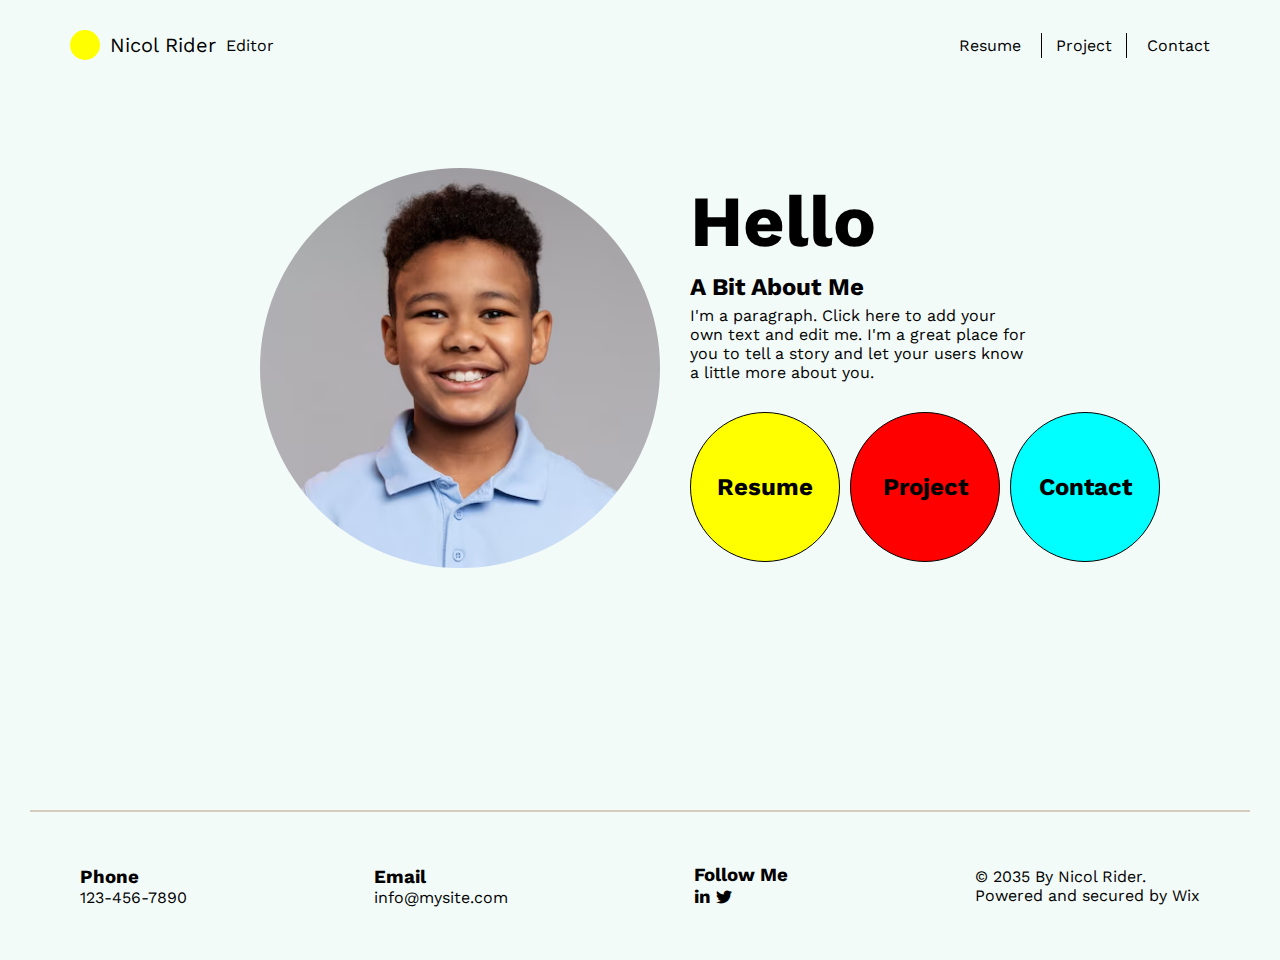
<file: index.html>
<!DOCTYPE html>
<html lang="en">
<head>
    <meta charset="UTF-8">
    <meta http-equiv="X-UA-Compatible" content="IE=edge">
    <meta name="viewport" content="width=device-width, initial-scale=1.0">
    <title>Document</title>
    <link rel="stylesheet" href="./css/stlye.css">
    <link rel="stylesheet" href="https://cdnjs.cloudflare.com/ajax/libs/font-awesome/6.3.0/css/all.min.css">
</head>
<body>
    <div class="continer">
        <header>
            <div class="part1">
              <div class="quti"></div>
              <a href="./index.html">Nicol Rider</a>
              <p>Editor</p>  
            </div>
            <div class="part2">
                <a class="resume" href="./index2.html">Resume</a>
                <a class="project" href="./index3.html">Project</a>
                <a class="contact" href="./index4.html">Contact</a>

            </div>
        </header>
        <main>
           <div class="qism">
            <div class="images">
                <img class="boy" src="./rasm/boy.avif" alt="">
               </div>
               <div class="text">
                   <h1 class="hello">Hello</h1>
                   <div class="matn">
                       <h2>A Bit About Me</h2>
                       <p>I'm a paragraph. Click here to add your own text and edit me. I'm a great place for you to tell a story and let your users know a little more about you.</p>
                   </div>
                   <div class="qutular">
                     <div class="quti1"><h1>Resume</h1></div>
                     <div class="quti2"><h1>Project</h1></div>
                     <div class="quti3"><h1>Contact</h1></div>
                   </div>
   
               </div>
           </div>
        </main>
        <footer>
            <div class="phone">
                <h3>Phone</h3>
                <p>123-456-7890</p>
                
            </div>
            <div class="email">
                <h3>Email</h3>
                <p>info@mysite.com</p>
             </div>
             <div class="follow">
                <h3>Follow Me</h3>
                <h3 class="in">in</h3>
                <i class="fa-brands fa-twitter"></i>
             </div>
             <div class="nicol">
                <p>
                    © 2035 By Nicol Rider. <br>
                    Powered and secured by Wix</p>
             </div>
        </footer>

    </div>
    
</body>
</html>
</file>
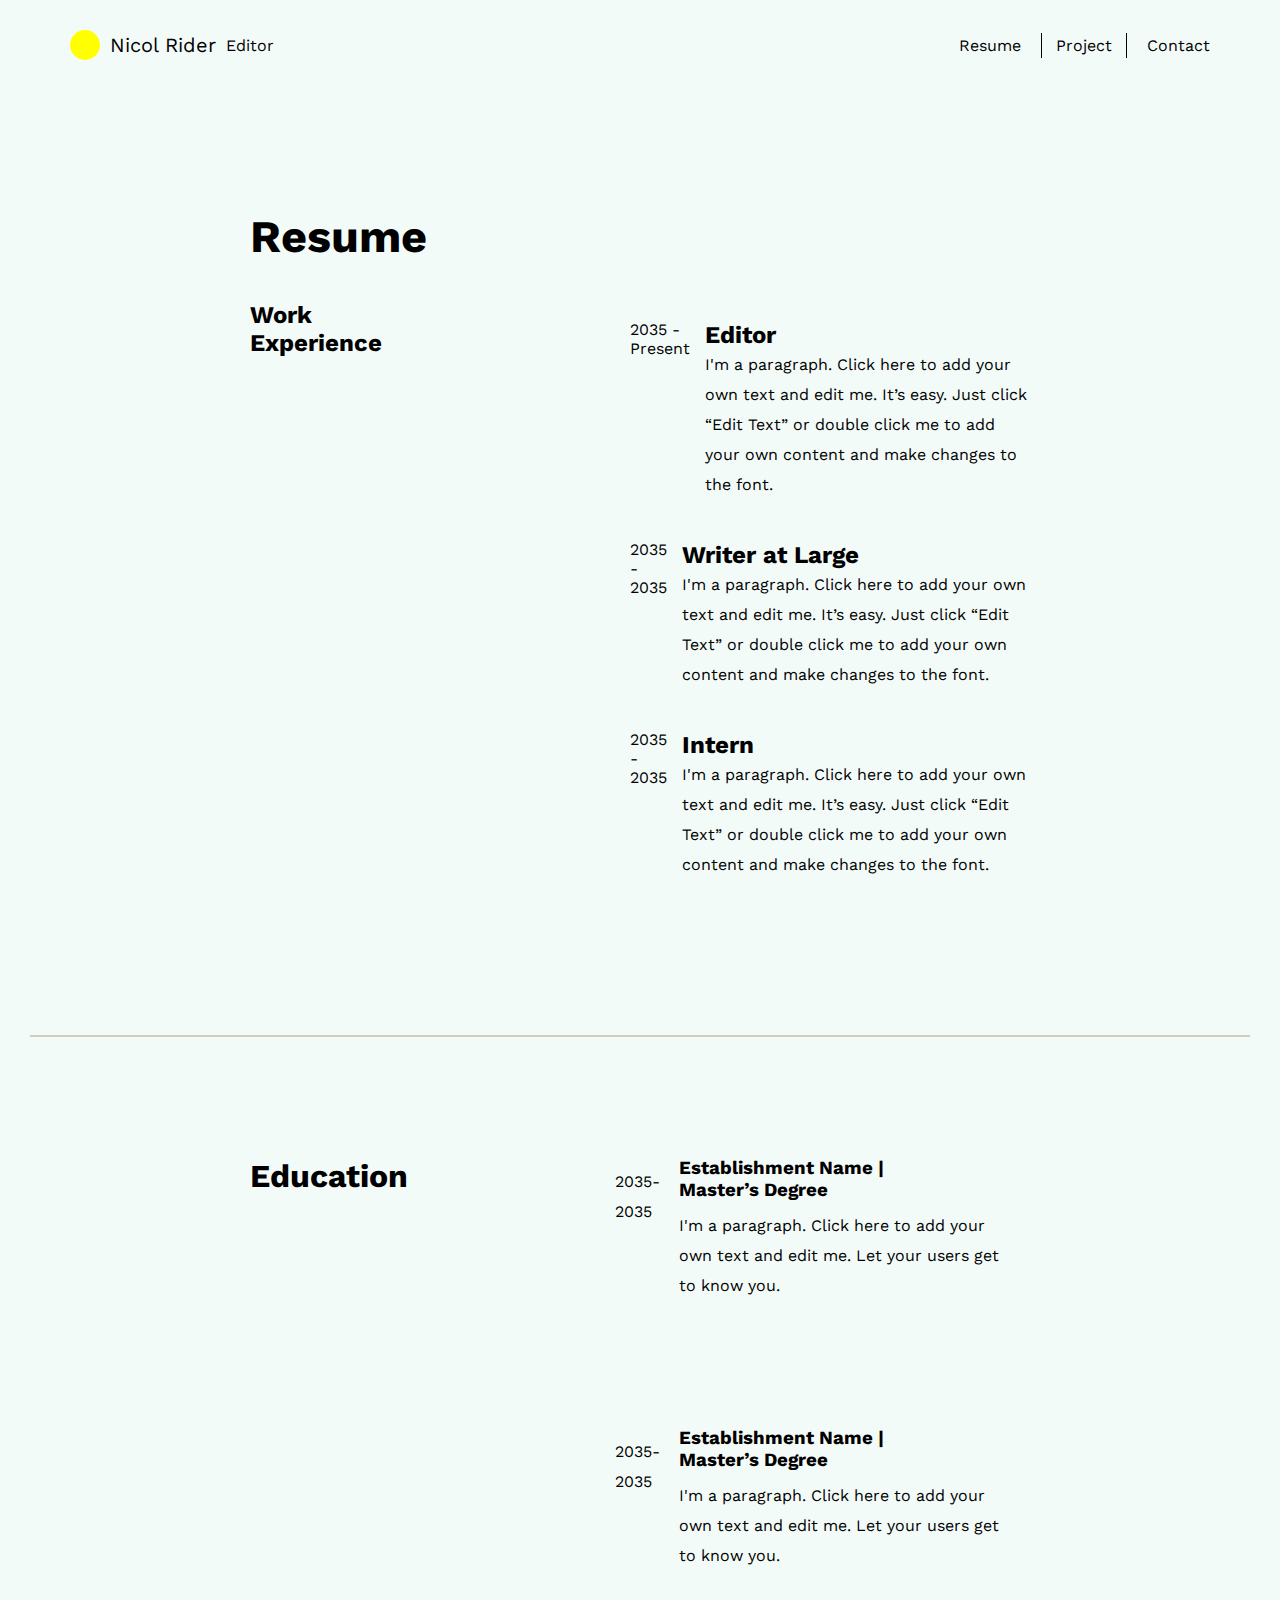
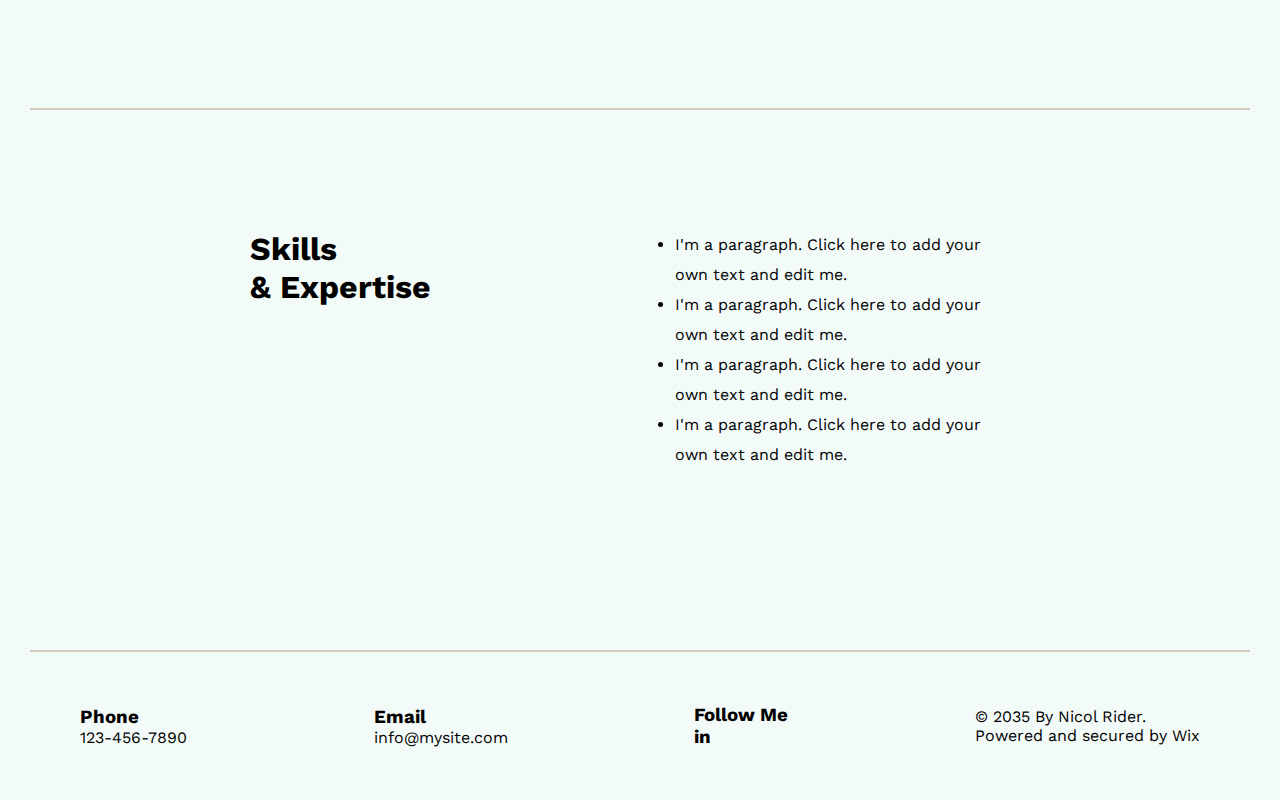
<file: index2.html>
<!DOCTYPE html>
<html lang="en">

<head>
    <meta charset="UTF-8">
    <meta http-equiv="X-UA-Compatible" content="IE=edge">
    <meta name="viewport" content="width=device-width, initial-scale=1.0">
    <title>Document</title>
    <link rel="stylesheet" href="./css/stlye.css">
</head>

<body>
    <div class="continer2">
        <header>
            <div class="part1">
                <div class="quti"></div>
                <a href="./index.html">Nicol Rider</a>
                <p>Editor</p>
            </div>
            <div class="part2">
                <a class="resume" href="./index2.html">Resume</a>
                <a class="project" href="./index3.html">Project</a>
                <a class="contact" href="./index4.html">Contact</a>

            </div>
        </header>
        <main class="main2">
            <div class="text">
                 <div class="blok">
                   <div class="resume">
                     <h1>Resume</h1><br><br>
                     <h2>Work <br> Experience</h2>
                   </div>
                 </div>
               <div class="blok2">
                 <div class="box">
                    <p class="present">2035 - Present</p>
                    <div class="matn">
                        <h2>Editor</h2>
                        <p>I'm a paragraph. Click here to add your own text and edit me. It’s easy. Just click “Edit Text” or double click me to add your own content and make changes to the font.</p>
                    </div>
                 </div>
                 <div class="box2">
                    <p class="present">2035 - 2035</p>
                    <div class="matn2">
                        <h2>Writer at Large</h2>
                        <p>I'm a paragraph. Click here to add your own text and edit me. It’s easy. Just click “Edit Text” or double click me to add your own content and make changes to the font.</p>
                    </div>
                 </div>
                  <div class="box3">
                    <p class="present">2035 - 2035</p>
                     <div class="matn3">
                        <h2>Intern</h2>
                        <p>I'm a paragraph. Click here to add your own text and edit me. It’s easy. Just click “Edit Text” or double click me to add your own content and make changes to the font.</p>
                     </div>
                  </div>
               </div>
            </div>
            <div class="text2">
                <div class="education">
                    <h1>Education</h1>
                </div>
                <div class="box">
                   <div class="quti1">
                     <p class="yil">2035-2035</p>
                     <div class="one">
                        <h3>Establishment Name | <br> Master’s Degree</h3>
                        <p>I'm a paragraph. Click here to add your own text and edit me. Let your users get to know you.</p>
                     </div>
                   </div>
                   <div class="quti2">
                     <p class="yil2">2035-2035</p>
                     <div class="one2">
                        <h3>Establishment Name | <br> Master’s Degree</h3>
                        <p>I'm a paragraph. Click here to add your own text and edit me. Let your users get to know you.</p>
                     </div>
                   </div>
                </div>
                
            </div>
            <div class="text3">
                <div class="skills">
                    <h1>Skills <br> & Expertise</h1>
                </div>
                <div class="paragrph">
                    <li>I'm a paragraph. Click here to add your own text and edit me.</li>
                    <li>I'm a paragraph. Click here to add your own text and edit me.</li>
                    <li>I'm a paragraph. Click here to add your own text and edit me.</li>
                    <li>I'm a paragraph. Click here to add your own text and edit me.</li>
                </div>
            </div>
        </main>
        <footer>
            <div class="phone">
                <h3>Phone</h3>
                <p>123-456-7890</p>
                
            </div>
            <div class="email">
                <h3>Email</h3>
                <p>info@mysite.com</p>
             </div>
             <div class="follow">
                <h3>Follow Me</h3>
                <h3 class="in">in</h3>
                <i class="fa-brands fa-twitter"></i>
             </div>
             <div class="nicol">
                <p>
                    © 2035 By Nicol Rider. <br>
                    Powered and secured by Wix</p>
             </div>
        </footer>
    </div>

</body>

</html>
</file>
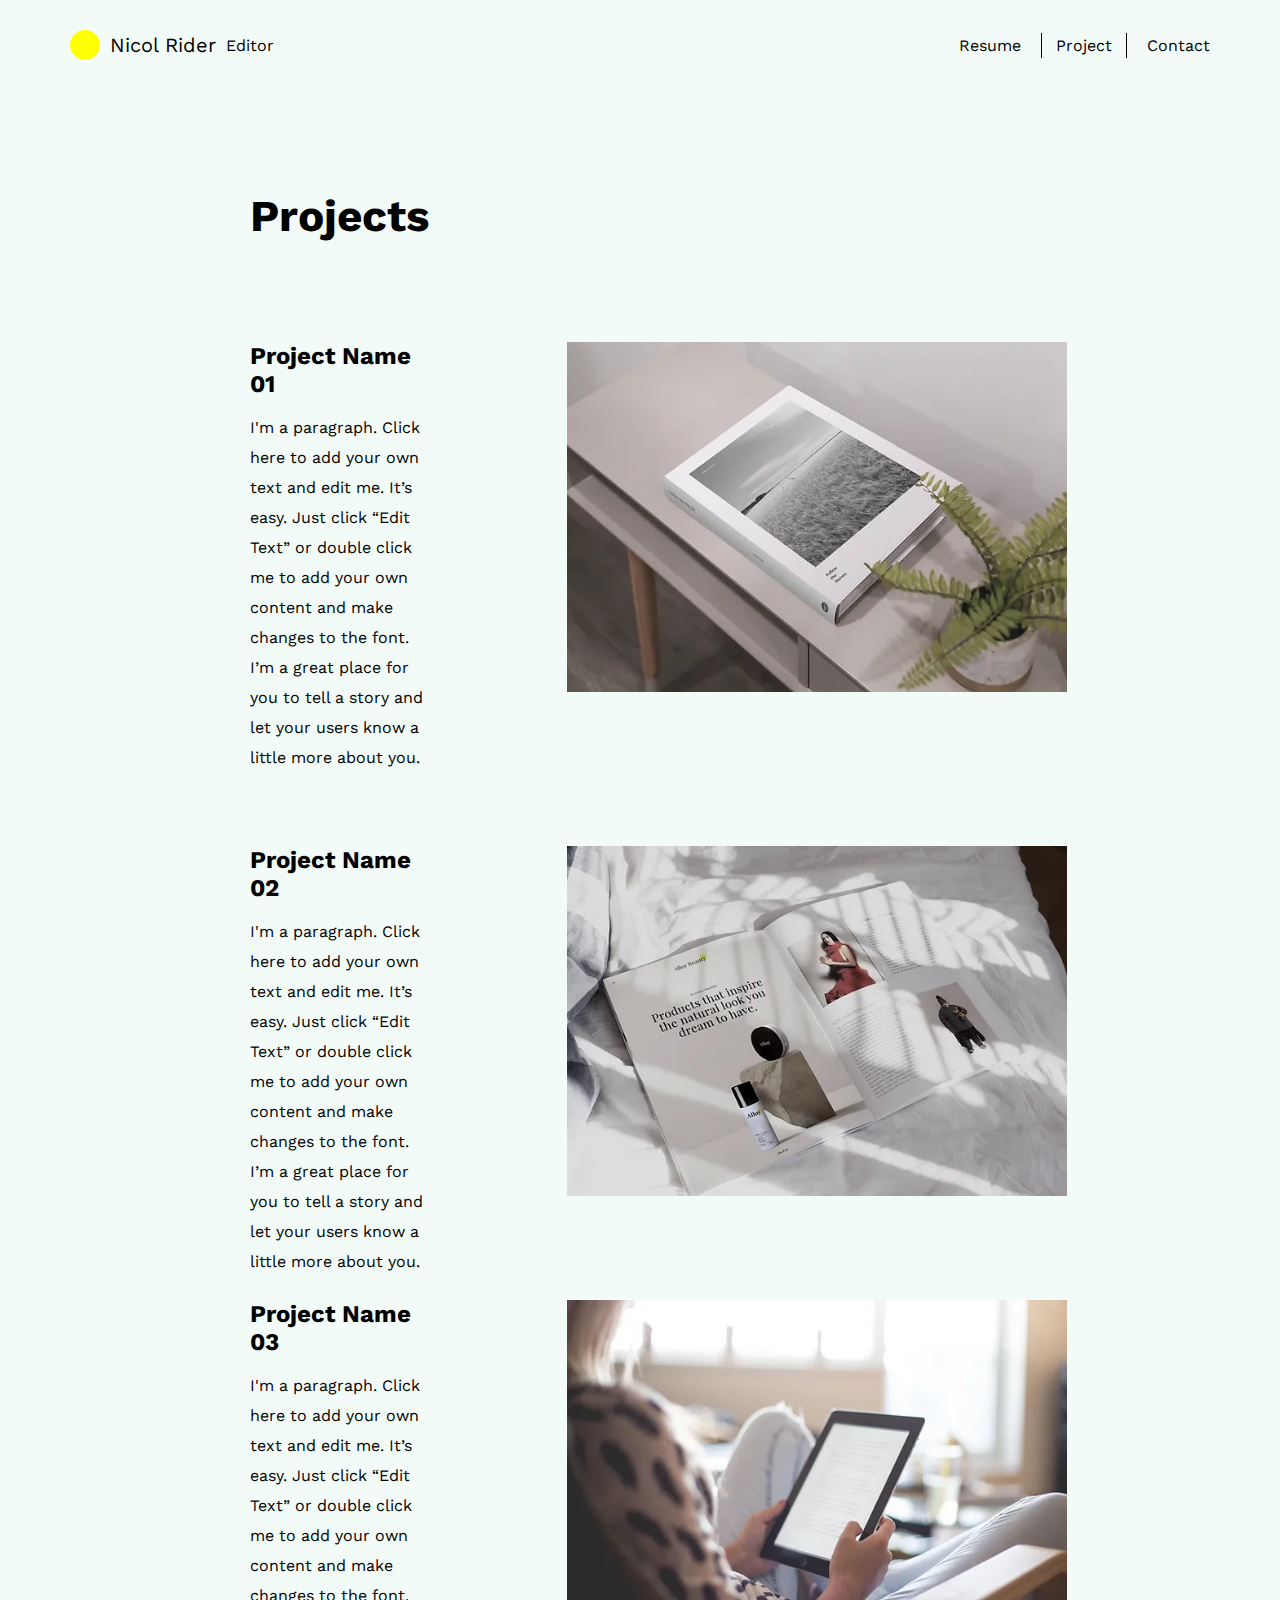
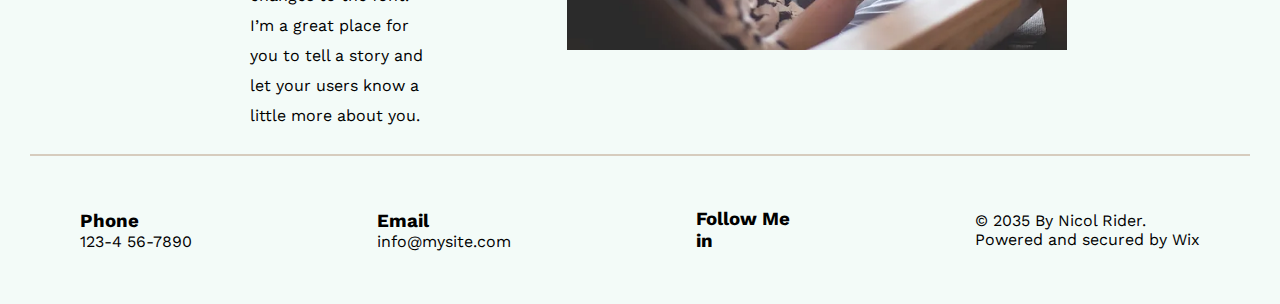
<file: index3.html>
<!DOCTYPE html>
<html lang="en">
<head>
    <meta charset="UTF-8">
    <meta http-equiv="X-UA-Compatible" content="IE=edge">
    <meta name="viewport" content="width=device-width, initial-scale=1.0">
    <title>Document</title>
    <link rel="stylesheet" href="./css/stlye.css">
</head>
<body>
    <div class="continer3">
          <header>
              <div class="part1">
                <div class="quti"></div>
                <a href="./index.html">Nicol Rider</a>
                <p>Editor</p>  
              </div>
                <div class="part2">
                   <a class="resume" href="./index2.html">Resume</a>
                   <a class="project" href="./index3.html">Project</a>
                   <a class="contact" href="./index4.html">Contact</a>
                </div>
          </header>  
          <main class="main3">
            <h1>Projects</h1>
            <div class="box">
                <div class="text">
                  <h2>Project Name 01</h2>
                <p>I'm a paragraph. Click here to add your own text and edit me. It’s easy. Just click “Edit Text” or double click me to add your own content and make changes to the font. I’m a great place for you to tell a story and let your users know a little more about you.</p>
              </div>
              <div class="images">
                <img src="./rasm/brendan-church-9F3sEV1-Iog-unsplash.webp" alt="">
              </div>
            </div>
            <div class="box2">
                <div class="text2">
                  <h2>Project Name 02</h2>
                <p>I'm a paragraph. Click here to add your own text and edit me. It’s easy. Just click “Edit Text” or double click me to add your own content and make changes to the font. I’m a great place for you to tell a story and let your users know a little more about you.</p>
              </div>
              <div class="images2">
                <img src="./rasm/Fashion Magazine.webp" alt="">
              </div>
            </div>
            <div class="box">
                <div class="text">
                  <h2>Project Name 03</h2>
                <p>I'm a paragraph. Click here to add your own text and edit me. It’s easy. Just click “Edit Text” or double click me to add your own content and make changes to the font. I’m a great place for you to tell a story and let your users know a little more about you.</p>
              </div>
              <div class="images">
                <img src="./rasm/8121cd0609b8412497001bae77b1af31.webp" alt="">
              </div>
            </div>
          </main>
         <footer>
            <div class="phone">
                <h3>Phone</h3>
                <p>123-4 56-7890</p>
                
            </div>
            <div class="email">
                <h3>Email</h3>
                <p>info@mysite.com</p>
             </div>
             <div class="follow">
                <h3>Follow Me</h3>
                <h3 class="in">in</h3>
                <i class="fa-brands fa-twitter"></i>
             </div>
             <div class="nicol">
                <p>
                    © 2035 By Nicol Rider. <br>
                    Powered and secured by Wix</p>
             </div>
        </footer>

        
    </div>
    
</body>
</html>
</file>
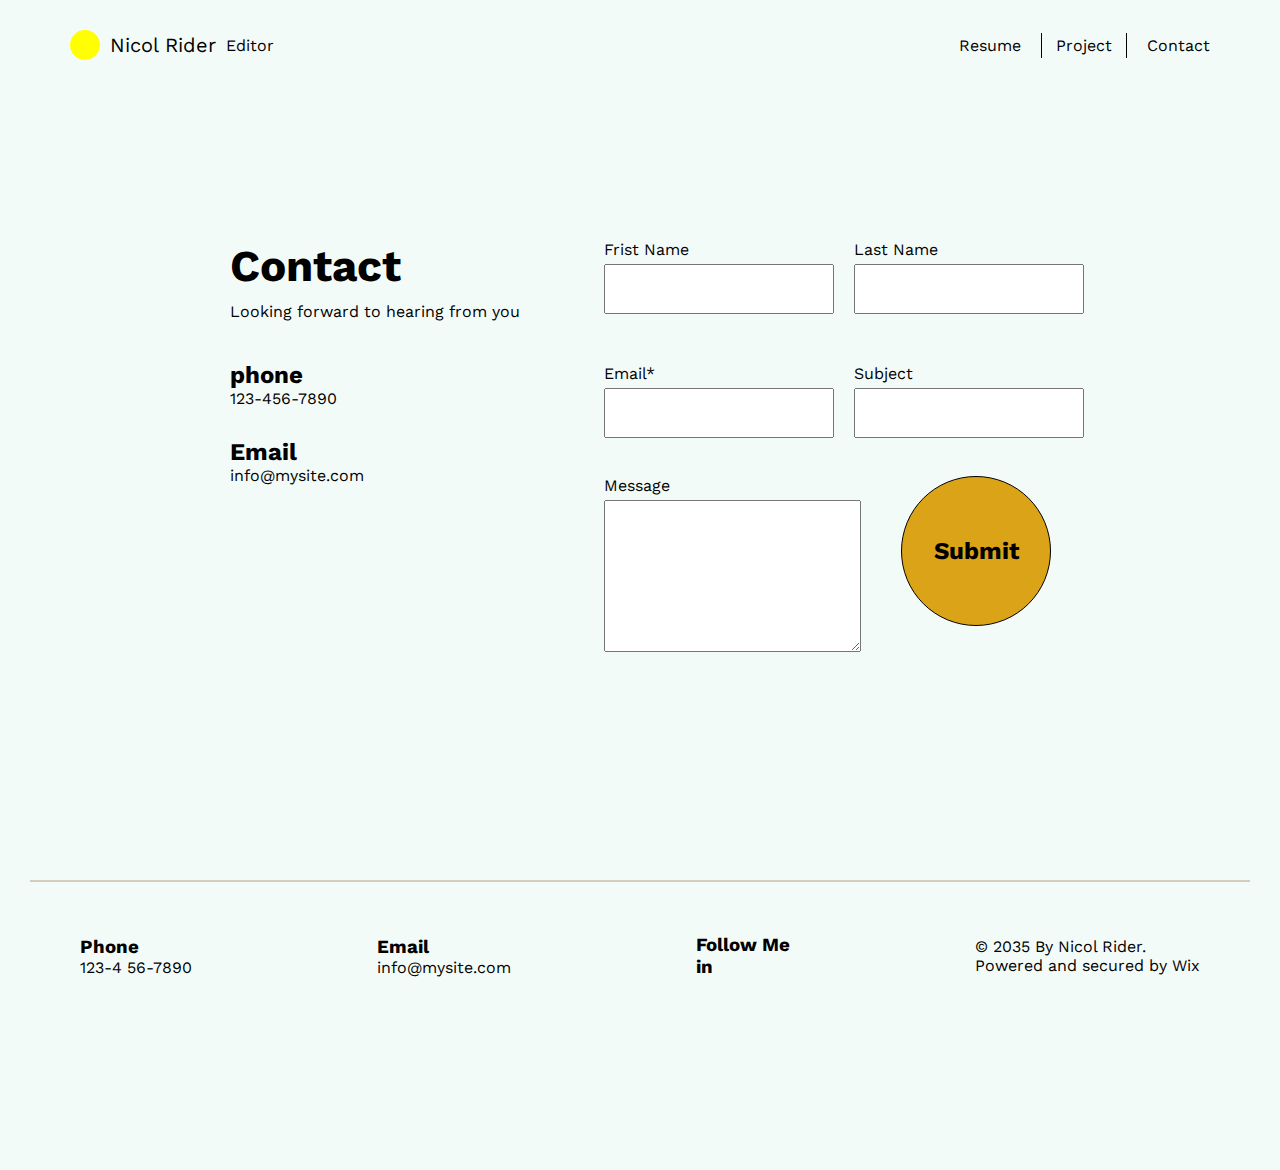
<file: index4.html>
<!DOCTYPE html>
<html lang="en">
<head>
    <meta charset="UTF-8">
    <meta http-equiv="X-UA-Compatible" content="IE=edge">
    <meta name="viewport" content="width=device-width, initial-scale=1.0">
    <title>Document</title>
    <link rel="stylesheet" href="./css/stlye.css">
</head>
<body>
   <div class="continer4">
    <header>
              <div class="part1">
                <div class="quti"></div>
                <a href="./index.html">Nicol Rider</a>
                <p>Editor</p>  
              </div>
                <div class="part2">
                   <a class="resume" href="./index2.html">Resume</a>
                   <a class="project" href="./index3.html">Project</a>
                   <a class="contact" href="./index4.html">Contact</a>
                </div>
          </header>
          <div class="main4">
               <div class="left">
                  <div class="contact">
                      <h1>Contact</h1>
                      <p>Looking forward to hearing from you</p>
                   </div>
                   <div class="phone">
                      <h2>phone</h2>
                      <p>123-456-7890</p>
                   </div>
                   <div class="email">
                      <h2>Email</h2>
                      <p>info@mysite.com</p>
                  </div>
               </div>
               <div class="right">
                <form action="#">
                    <div class="top">
                        <div class="frisname">
                          <label class="frist" for="frist">Frist Name</label>
                          <input type="text" id="frist">
                        </div>
                        <div class="lastname">
                           <label class="last" for="last">Last Name</label>
                           <input type="text" id="last">
                        </div>
                    </div>

                    <div class="bottom">
                    <div class="email">
                        <label for="email">Email*</label>
                    <input type="email" id="email">
                    </div>
                    <div class="subject">
                        <label for="subject">Subject</label>
                    <input type="text" id="subject">
                    </div>
                    </div><br> <br>
                    
                    
                    <div class="submit">
                    <div class="message">
                        <label for="message">Message</label>
                    <textarea name="message" id="message" cols="30" rows="10">
                    </textarea>
                    </div>
                        <div class="quti3"><h1>Submit</h1></div>
                    </div>
                </form>
               </div>
          </div>
          <footer>
            <div class="phone">
                <h3>Phone</h3>
                <p>123-4 56-7890</p>
                
            </div>
            <div class="email">
                <h3>Email</h3>
                <p>info@mysite.com</p>
             </div>
             <div class="follow">
                <h3>Follow Me</h3>
                <h3 class="in">in</h3>
                <i class="fa-brands fa-twitter"></i>
             </div>
             <div class="nicol">
                <p>
                    © 2035 By Nicol Rider. <br>
                    Powered and secured by Wix</p>
             </div>
        </footer>

   </div> 
</body>
</html>
</file>
<file: css/stlye.css>
@import url('https://fonts.googleapis.com/css2?family=Work+Sans&display=swap');
 * {
    margin: 0;
    padding: 0;
    box-sizing: border-box;
    text-decoration: none;
    font-family: Work Sans;
}
.boy {
    object-fit: cover;
}
.continer {
    width: 100%;
    min-height: 100vh;
    background-color: #F3FBF8;
    padding: 0 30px;
}
header {
    display: flex;
    justify-content: space-between;
    padding: 30px 40px;
    align-items: center;
}
header .part1 .quti {
    width: 30px;
    height: 30px;
    background-color: yellow;
    border-radius: 50%;
    cursor: pointer;
    }
header .part1 {
    display: flex;
    justify-content: space-between;
    gap: 10px;
    align-items: center;
}
header .part1 a {
    font-size: 20px;
    background: none;
    border: none;
    cursor: pointer;
    color: black;

}
header .part2 .resume {
    color: black;
    margin-right: 15px;
    transition: all 0.4s ease-in-out;
}
header .part2 .resume:hover {
    color: rgb(122, 122, 73);
}
header .part2 .project {
    color: black;
    margin-right: 15px;
    border-right: 1px solid black;
    border-left: 1px solid black;
    transition: all 0.4s ease-in-out;
    padding: 3px 14px;
}
header .part2 .project:hover {
    color: rgb(122, 122, 73);
}
header .part2 .contact {
    transition: all 0.4s ease-in-out;
    color: black;
}
header .part2 .contact:hover {
    color: rgb(122, 122, 73);
}
.continer main {
    width: 100%;
    height: 80vh;
}
main .qism {
    display: flex;
    justify-content: space-between;
    width: 900px;
    height: 400px;
    align-items: center;
    position: absolute;
    top: 170px;
    left: 260px;

}
main .qism .images img {
    width: 400px;
    height: 400px;
    border-radius: 50%;
}
main .qism  .qutular .quti1 {
    width: 150px;
    height: 150px;
    background-color: yellow;
    border-radius: 50%;
    border: 1px solid black;
    display: flex;
    align-items: center;
    justify-content: center;
    font-size: 12px;
    transition: all 0.5s ease-in-out;
    cursor: pointer;
}
main .qism  .qutular .quti1:hover {
  background-color: #F3FBF8;
}

main .qism .qutular .quti2 {
    width: 150px;
    height: 150px;
    background-color: red;
    border-radius: 50%;
    border: 1px solid black;
    display: flex;
    align-items: center;
    justify-content: center;
    cursor: pointer;
    font-size: 12px;
    transition: all 0.5s ease-in-out;
    
}
main .qism .qutular .quti2:hover {
background-color: #F3FBF8;
}


main .qism  .qutular .quti3 {
    width: 150px;
    height: 150px;
    background-color: aqua;
    border-radius: 50%;
    border: 1px solid black;
    display: flex;
    align-items: center;
    justify-content: center;
    font-size: 12px;
    cursor: pointer;
    transition: all 0.5s ease-in-out;
    
}

main .qism  .qutular .quti3:hover {
    background-color: #F3FBF8;
    }
main .qism  .qutular {
    display: flex;
    gap: 10px;
}

main .qism  .hello {
    font-size: 72px;
    margin-bottom: 10px;
}
main .qism .text .matn {
    margin-bottom: 30px;
}
main .qism .text .matn p {
    width: 340px;
    margin-top: 5px;
}
.continer footer {
  width: 100%;  
  height: 150px;
  border-top: 2px solid rgb(214, 204, 190);
  display: flex;
  align-items: center;
  justify-content: space-between;
  padding: 0 50px;

}
footer .follow .in {
    display: inline;
}
.continer2 {
    width: 100%;
    min-height: 200vh;
    background-color: #F3FBF8;
    padding: 0 30px;
}
.main2 {
    width: 100%;
    min-height: 100vh;
}
.main2 .text {
    display: flex;
    justify-content: space-between;
    width: 100%;
    height: 105vh;
   
}
.main2 .text .blok2 {
    width: 400px;
    height: 530px;
    margin-top: 230px;
    margin-right: 220px;
    display: flex;
    flex-direction: column;
    gap: 40px;
    
    
}
.main2 .text .blok2 .box {
    display: flex;
    gap: 15px;
    justify-content: center;
    
}
.main2 .text .blok2 .box .matn {
    line-height: 30px;

}
.main2 .text .blok .resume h1 {
    font-size: 45px;
}
.main2 .text .blok {
    margin-top: 120px;
    margin-left: 220px;
    width: 200px;
    height: 200px;
}
.main2 .text .blok2 .box2 {
    display: flex;
    gap: 15px;
    justify-content: center;

}

.main2 .text .blok2 .box2 .matn2 {
    line-height: 30px;
}
.main2 .text .blok2 .box3 {
    display: flex;
    gap: 15px;
    justify-content: center;

}

.main2 .text .blok2 .box3 .matn3 {
    line-height: 30px;
}
.main2 .text2 {
    display: flex;
    justify-content: space-between;
    width: 100%;
    height: 75vh;
    border-top: 2px solid rgb(214, 204, 190);
    border-bottom: 2px solid rgb(214, 204, 190);

}
.main2 .text2 .education {
    width: 170px;
    height: 80px;
    margin-top: 120px;
    margin-left: 220px;

}
.main2 .text2 .box .quti1 {
    margin-right: 235px;
    margin-top: 120px;
    width: 400px;
    height: 150px;
    display: flex;
    gap: 20px;
    
}
.main2 .text2 .box .quti1 p {
    line-height: 30px;
    margin-top: 10px;

}
.main2 .text2 .box .quti2 {
    margin-right: 180px;
    margin-top: 120px;
    width: 400px;
    height: 150px;
    display: flex;
    gap: 20px;

}

.main2 .text2 .box .quti2 p {
    line-height: 30px;
    margin-top: 10px;

}
.main2 .text3 {
    display: flex;
    width: 100%;
    height: 60vh;
    justify-content: space-between;
}
.main2 .text3 .skills {
    width: 190px;
    height: 100px;
    margin-top: 120px;
    margin-left: 220px;
}
.main2 .text3 .paragrph {
    margin-right: 245px;
    margin-top: 120px;
    width: 330px;
    height: 300px;
    line-height: 30px;

}
.continer2 footer {
    width: 100%;
    height: 150px;
    border-top: 2px solid rgb(214, 204, 190);
    display: flex;
    align-items: center;
    justify-content: space-between;
    padding: 0 50px;

}

footer .follow .in {
    display: inline;
}
.continer3 {
    width: 100%;
    min-height: 200vh;
    background-color: #F3FBF8;
    padding: 0 30px;
}
.main3 {
    width: 85%;
    min-height: 120vh;
}
.main3 h1 {
    margin-top: 100px;
    margin-left: 220px;
    font-size: 44px;
}
.main3 .box {
    display: flex;
    gap: 130px;
    margin-top: 100px;
    margin-left: 220px;
}
.main3 .images img {
    width: 500px;
    height: 350px;
}
.main3 .box .text {
    width: 470px;
    height: 200px;
}
.main3 .box .text p {
    margin-top: 15px;
    line-height: 30px;
}
.main3 .box2 {
    display: flex;
    gap: 130px;
    margin-top: 150px;
    margin-left: 220px;
}

.main3 .images2 img {
    width: 500px;
    height: 350px;
}

.main3 .box2 .text2 {
    width: 470px;
    height: 200px;
}

.main3 .box2 .text2 p {
    margin-top: 15px;
    line-height: 30px;
} 
.main3 .box3 {
    display: flex;
    gap: 130px;
    margin-top: 150px;
    margin-left: 220px;
}

.main3 .images3 img {
    width: 500px;
    height: 350px;
}

.main3 .box3 .text3 {
    width: 470px;
    height: 200px;
}

.main3 .box3 .text3 p {
    margin-top: 15px;
    line-height: 30px;
}
.continer3 footer {
    width: 100%;
    height: 150px;
    border-top: 2px solid rgb(214, 204, 190);
    display: flex;
    align-items: center;
    justify-content: space-between;
    padding: 0 50px;
    margin-top: 100px;

}
.continer4 {
    width: 100%;
    height: 130vh;
    background-color: #F3FBF8;
    padding: 0 30px;
}
.main4 .right .quti3 {
    width: 150px;
    height: 150px;
    background-color: rgb(218, 163, 24);
    border-radius: 50%;
    border: 1px solid black;
    display: flex;
    align-items: center;
    justify-content: center;
    font-size: 12px;
    cursor: pointer;
    transition: all 0.5s ease-in-out;
    margin-left: 40px;

}
.main4 .right .submit {
    display: flex;
    
}
.main4 {
   width: 70%;
   height: 60vh;
   display: flex;
   justify-content: space-between;
   margin-top: 150px;
   margin-left: 200px;
}
.main4 .left .phone {
    margin-top: 40px;
    margin-bottom: 30px;
}
.main4 .left .contact h1 {
    font-size: 44px;
    margin-bottom: 10px;
}
label {
    display:block;
    margin-bottom: 5px;
}
input {
    width: 230px;
    height: 50px;
}
.top {
    display: flex;
    justify-content: space-between;
    margin-bottom: 50px;
    gap: 20px;

}
.bottom {
    display: flex;
     justify-content: space-between;
     gap: 20px;
}
.bottom label {
    display: block;
}
.continer4 footer {
    width: 100%;
    height: 150px;
    border-top: 2px solid rgb(214, 204, 190);
    display: flex;
    align-items: center;
    justify-content: space-between;
    padding: 0 50px;
    margin-top: 100px;

}
</file>
